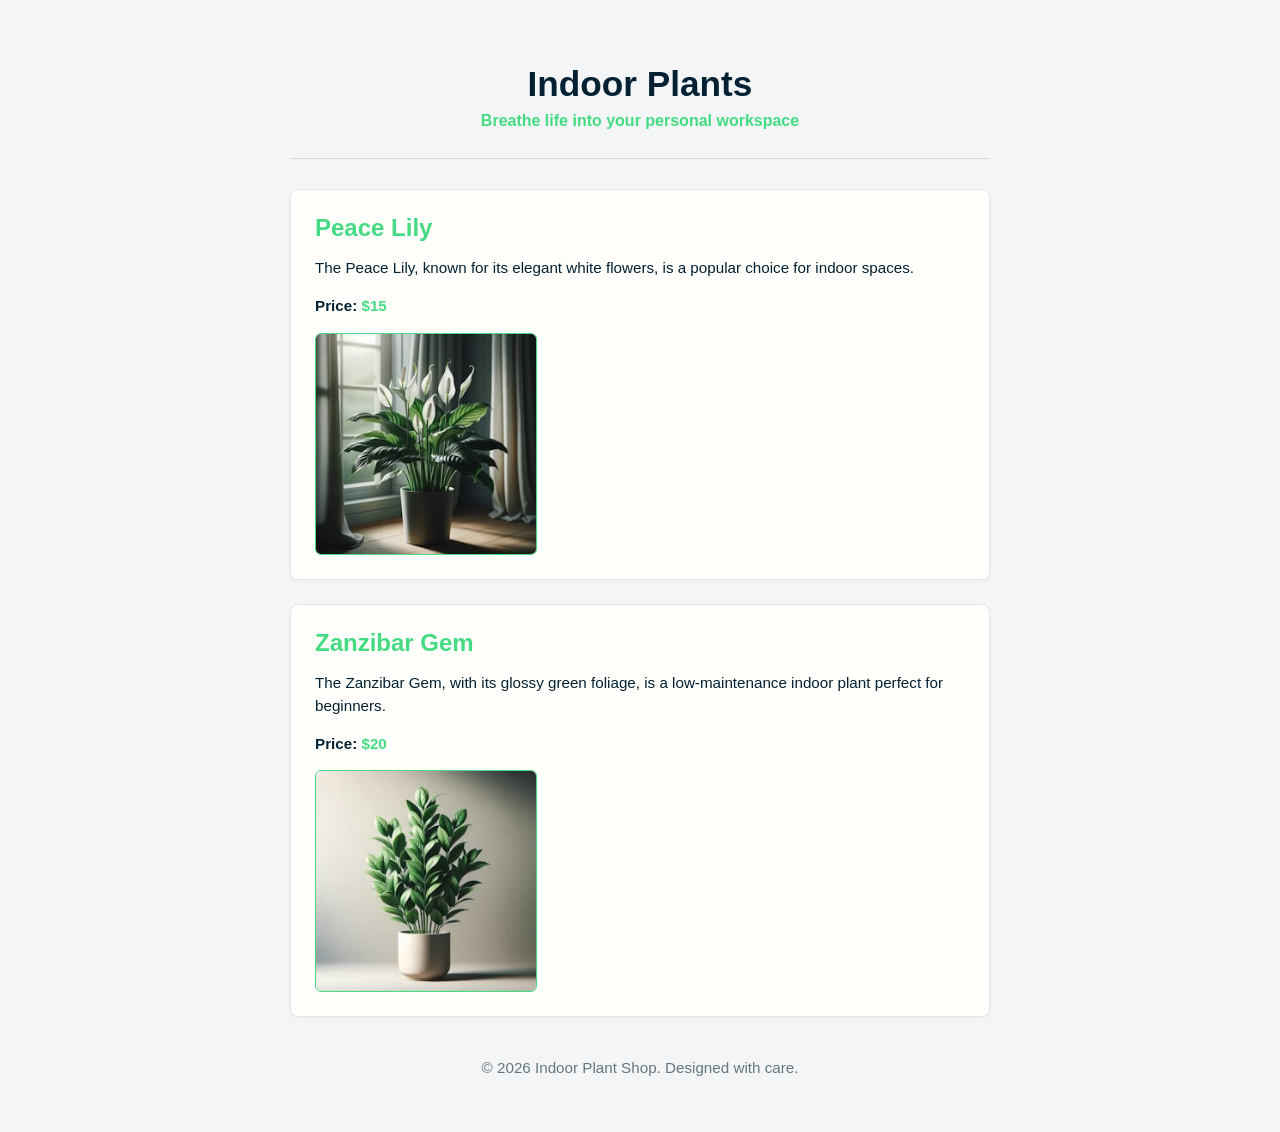
<file: 01-Flower-Shop/index.html>
<!DOCTYPE html>
<html lang="en">
<head>
  <meta charset="UTF-8">
  <meta name="viewport" content="width=device-width, initial-scale=1.0">
  <meta name="description" content="Explore a variety of indoor plants for your home or office.">
  <title>Indoor Plants</title>
  
  <style>
    /* Soft Gray Theme Styles */
    body {
      background-color: #f4f5f7; /* Soft gray to prevent eye strain */
      color: #032133;            /* Dark blue text for clear readability */
      font-family: 'Segoe UI', Tahoma, Geneva, Verdana, sans-serif;
      margin: 0;
      padding: 40px 20px;
    }

    main {
      max-width: 700px;
      margin: 0 auto;
    }

    /* Header styling */
    header {
      text-align: center;
      margin-bottom: 30px;
    }

    h1 {
      color: #032133;
      font-size: 2.2rem;
      margin-bottom: 5px;
    }

    .subtitle {
      color: #45db82; /* Accent green */
      margin: 0;
      font-size: 1rem;
      font-weight: 600;
    }

    hr {
      border: 0;
      height: 1px;
      background-color: rgba(3, 33, 51, 0.15); /* Soft dark divider line */
      margin: 25px 0;
    }

    /* Card styling */
    article {
      background-color: #fffffb; /* Soft off-white for the cards to stand out */
      border: 1px solid rgba(3, 33, 51, 0.1); 
      border-radius: 8px;
      padding: 24px;
      margin-bottom: 24px;
      box-shadow: 0 4px 6px rgba(3, 33, 51, 0.02); /* Very subtle depth shadow */
    }

    h2 {
      color: #45db82; /* Green heading */
      margin-top: 0;
      margin-bottom: 12px;
      font-size: 1.5rem;
    }

    p {
      font-size: 0.95rem;
      line-height: 1.5;
      margin-bottom: 12px;
    }

    .price-tag {
      font-weight: bold;
    }

    .price-value {
      color: #45db82; /* Accent green price */
    }

    /* Image containment */
    .plant-img {
      display: block;
      border: 1px solid #45db82; /* Clean green border around image */
      border-radius: 6px;
      margin-top: 15px;
    }

    /* Footer */
    footer {
      text-align: center;
      margin-top: 40px;
      font-size: 0.8rem;
      color: rgba(3, 33, 51, 0.6);
    }
  </style>
</head>
<body>

  <main>
    <header>
      <h1>Indoor Plants</h1>
      <p class="subtitle">Breathe life into your personal workspace</p>
      <hr>
    </header>

    <!-- Plant 1 -->
    <article>
      <h2>Peace Lily</h2>
      <p>The Peace Lily, known for its elegant white flowers, is a popular choice for indoor spaces.</p>
      <p class="price-tag">Price: <span class="price-value">$15</span></p>
      <img src="spathiphyllum-peace-lily.jpg" alt="Peace Lily" width="220" height="220" class="plant-img">
    </article>

    <!-- Plant 2 -->
    <article>
      <h2>Zanzibar Gem</h2>
      <p>The Zanzibar Gem, with its glossy green foliage, is a low-maintenance indoor plant perfect for beginners.</p>
      <p class="price-tag">Price: <span class="price-value">$20</span></p>
      <img src="zamioculcas-zanzibar-gem.jpg" alt="Zanzibar Gem" width="220" height="220" class="plant-img">
    </article>

    <footer>
      <p>&copy; 2026 Indoor Plant Shop. Designed with care.</p>
    </footer>
  </main>

</body>
</html>
</file>
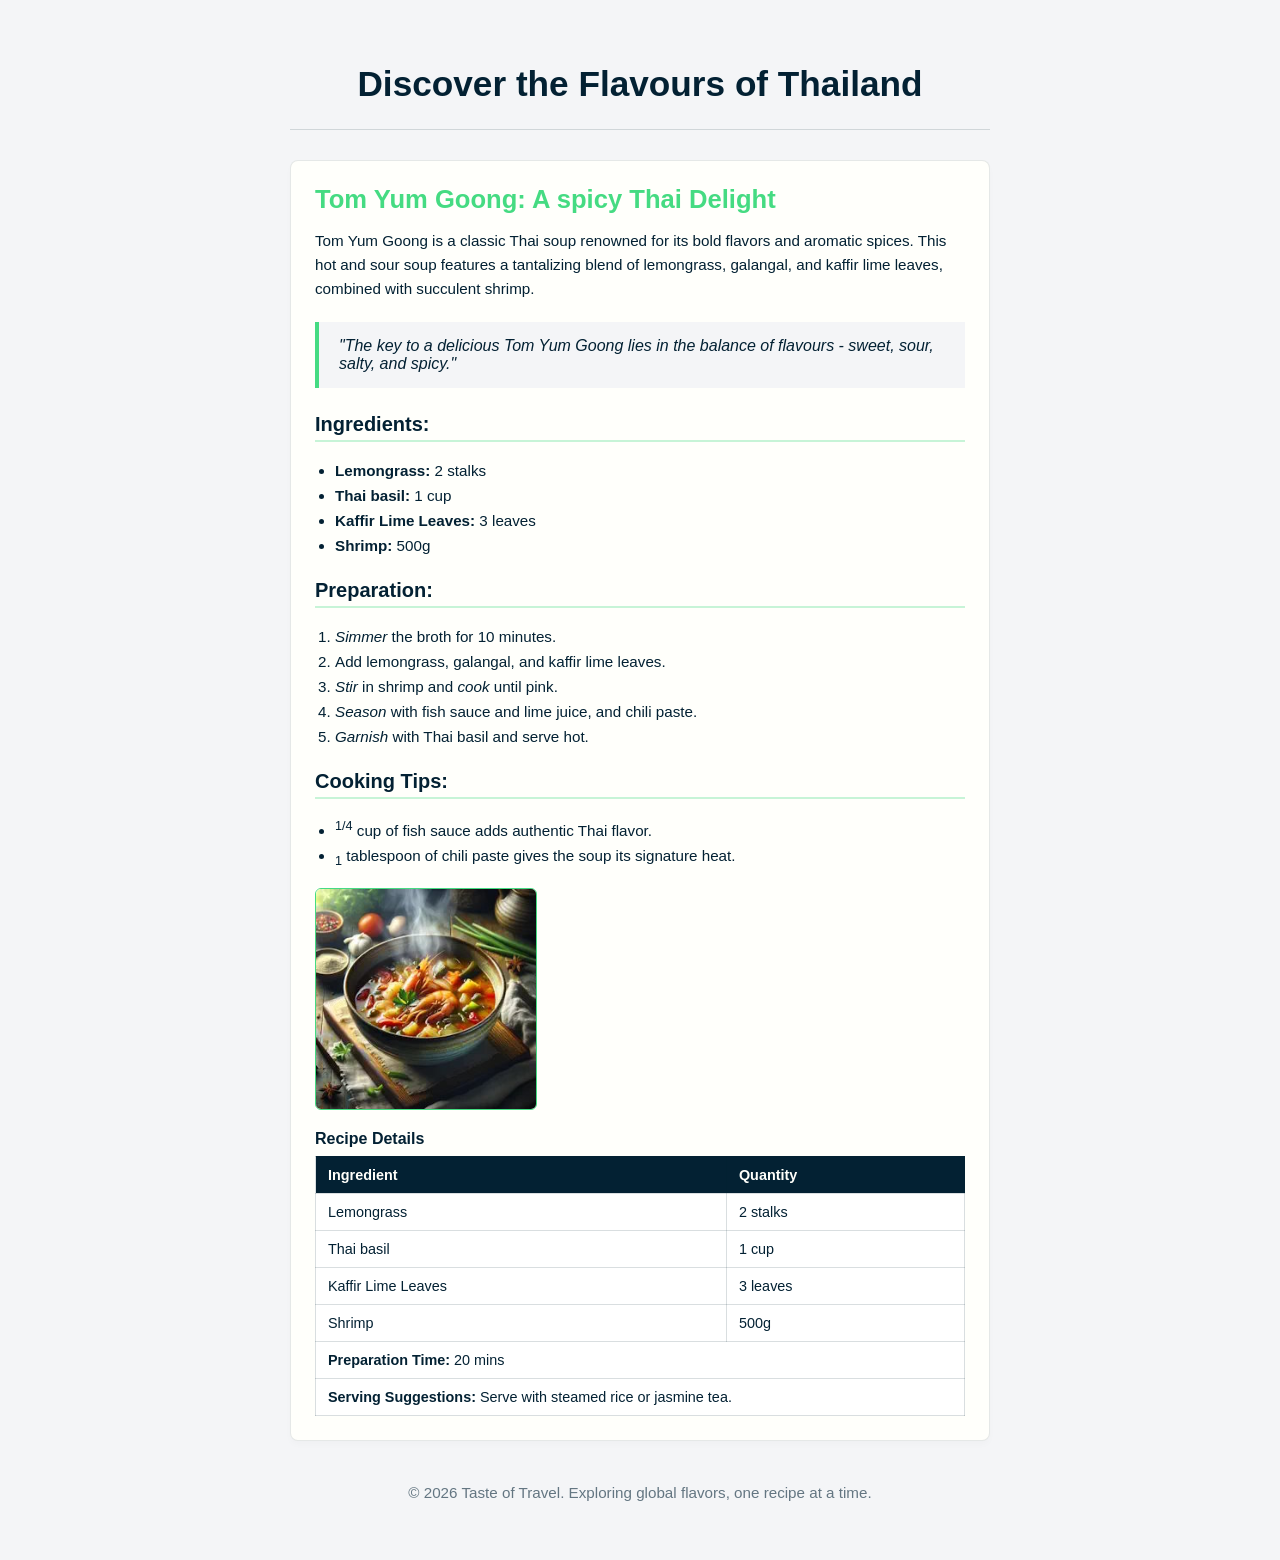
<file: 02-Culinary-Adventure/index.html>
<!DOCTYPE html>
<html lang="en">
<head>
  <meta charset="UTF-8">
  <meta name="viewport" content="width=device-width, initial-scale=1.0">
  <meta name="description" content="Embark on a culinary adventure with Taste of travel, exploring global flavors and recipes.">
  <title>Taste of Travel</title>
  
  <style>
    /* Soft Gray Theme Styles */
    body {
      background-color: #f4f5f7; /* Soft gray background to prevent eye strain */
      color: #032133;            /* Dark blue text for clear readability */
      font-family: 'Segoe UI', Tahoma, Geneva, Verdana, sans-serif;
      margin: 0;
      padding: 40px 20px;
    }

    main {
      max-width: 700px;
      margin: 0 auto;
    }

    /* Header styling */
    header {
      text-align: center;
      margin-bottom: 30px;
    }

    h1 {
      color: #032133;
      font-size: 2.2rem;
      margin-bottom: 5px;
    }

    hr {
      border: 0;
      height: 1px;
      background-color: rgba(3, 33, 51, 0.15); /* Soft dark divider line */
      margin: 25px 0;
    }

    /* Card/Article styling */
    article {
      background-color: #fffffb; /* Soft off-white for the recipe card */
      border: 1px solid rgba(3, 33, 51, 0.1); 
      border-radius: 8px;
      padding: 24px;
      margin-bottom: 24px;
      box-shadow: 0 4px 6px rgba(3, 33, 51, 0.02);
    }

    h2 {
      color: #45db82; /* Vibrant accent green for the recipe title */
      margin-top: 0;
      margin-bottom: 12px;
      font-size: 1.6rem;
    }

    h3 {
      color: #032133;
      font-size: 1.25rem;
      border-bottom: 2px solid rgba(69, 219, 130, 0.3); /* Soft green line under subheadings */
      padding-bottom: 4px;
      margin-top: 25px;
    }

    p {
      font-size: 0.95rem;
      line-height: 1.6;
      margin-bottom: 15px;
    }

    /* Blockquote styling */
    blockquote {
      background-color: #f4f5f7;
      border-left: 4px solid #45db82; /* Green accent bar */
      margin: 20px 0;
      padding: 15px 20px;
      font-style: italic;
      color: #032133;
    }

    /* List styling */
    ul, ol {
      padding-left: 20px;
      margin-bottom: 20px;
    }

    li {
      margin-bottom: 8px;
      font-size: 0.95rem;
    }

    /* Image containment (keeps it from being too big) */
    .recipe-img {
      display: block;
      border: 1px solid #45db82; /* Green border around image */
      border-radius: 6px;
      margin: 20px 0;
    }

    /* Table styling for readability */
    table {
      width: 100%;
      border-collapse: collapse;
      margin-top: 20px;
      background-color: #ffffff;
    }

    caption {
      font-weight: bold;
      text-align: left;
      margin-bottom: 8px;
      color: #032133;
    }

    th, td {
      border: 1px solid rgba(3, 33, 51, 0.15);
      padding: 10px 12px;
      text-align: left;
      font-size: 0.9rem;
    }

    th {
      background-color: #032133;
      color: #fffffb;
    }

    /* Footer */
    footer {
      text-align: center;
      margin-top: 40px;
      font-size: 0.8rem;
      color: rgba(3, 33, 51, 0.6);
    }
  </style>
</head>
<body>

  <main>
    <header>
      <h1>Discover the Flavours of Thailand</h1>
      <hr>
    </header>

    <article>
      <h2>Tom Yum Goong: A spicy Thai Delight</h2>
      
      <p>Tom Yum Goong is a classic Thai soup renowned for its bold flavors and aromatic spices. This hot and sour soup features a tantalizing blend of lemongrass, galangal, and kaffir lime leaves, combined with succulent shrimp.</p>

      <blockquote>
        "The key to a delicious Tom Yum Goong lies in the balance of flavours - sweet, sour, salty, and spicy."
      </blockquote>

      <h3>Ingredients:</h3>
      <ul>
        <li><strong>Lemongrass:</strong> 2 stalks</li>
        <li><strong>Thai basil:</strong> 1 cup</li>
        <li><strong>Kaffir Lime Leaves:</strong> 3 leaves</li>
        <li><strong>Shrimp:</strong> 500g</li>
      </ul>

      <h3>Preparation:</h3>
      <ol>
        <li><em>Simmer</em> the broth for 10 minutes.</li>
        <li>Add lemongrass, galangal, and kaffir lime leaves.</li>
        <li><em>Stir</em> in shrimp and <em>cook</em> until pink.</li>
        <li><em>Season</em> with fish sauce and lime juice, and chili paste.</li>
        <li><em>Garnish</em> with Thai basil and serve hot.</li>
      </ol>

      <h3>Cooking Tips:</h3>
      <ul>
        <li><sup>1/4</sup> cup of fish sauce adds authentic Thai flavor.</li>
        <li><sub>1</sub> tablespoon of chili paste gives the soup its signature heat.</li>
      </ul>

      <!-- Controlled Image size matching the first page layout -->
      <img src="thai-soup.jpg" alt="Tom Yum Goong" width="220" height="220" class="recipe-img">

      <table>
        <caption>Recipe Details</caption>
        <thead>
          <tr>
            <th>Ingredient</th>
            <th>Quantity</th>
          </tr>
        </thead>
        <tbody>
          <tr>
            <td>Lemongrass</td>
            <td>2 stalks</td>
          </tr>
          <tr>
            <td>Thai basil</td>
            <td>1 cup</td>
          </tr>
          <tr>
            <td>Kaffir Lime Leaves</td>
            <td>3 leaves</td>
          </tr>
          <tr>
            <td>Shrimp</td>
            <td>500g</td>
          </tr>
          <tr>
            <td colspan="2"><strong>Preparation Time:</strong> 20 mins</td>
          </tr>
          <tr>
            <td colspan="2"><strong>Serving Suggestions:</strong> Serve with steamed rice or jasmine tea.</td>
          </tr>
        </tbody>
      </table>
    </article>

    <footer>
      <p>&copy; 2026 Taste of Travel. Exploring global flavors, one recipe at a time.</p>
    </footer>
  </main>

</body>
</html>
</file>
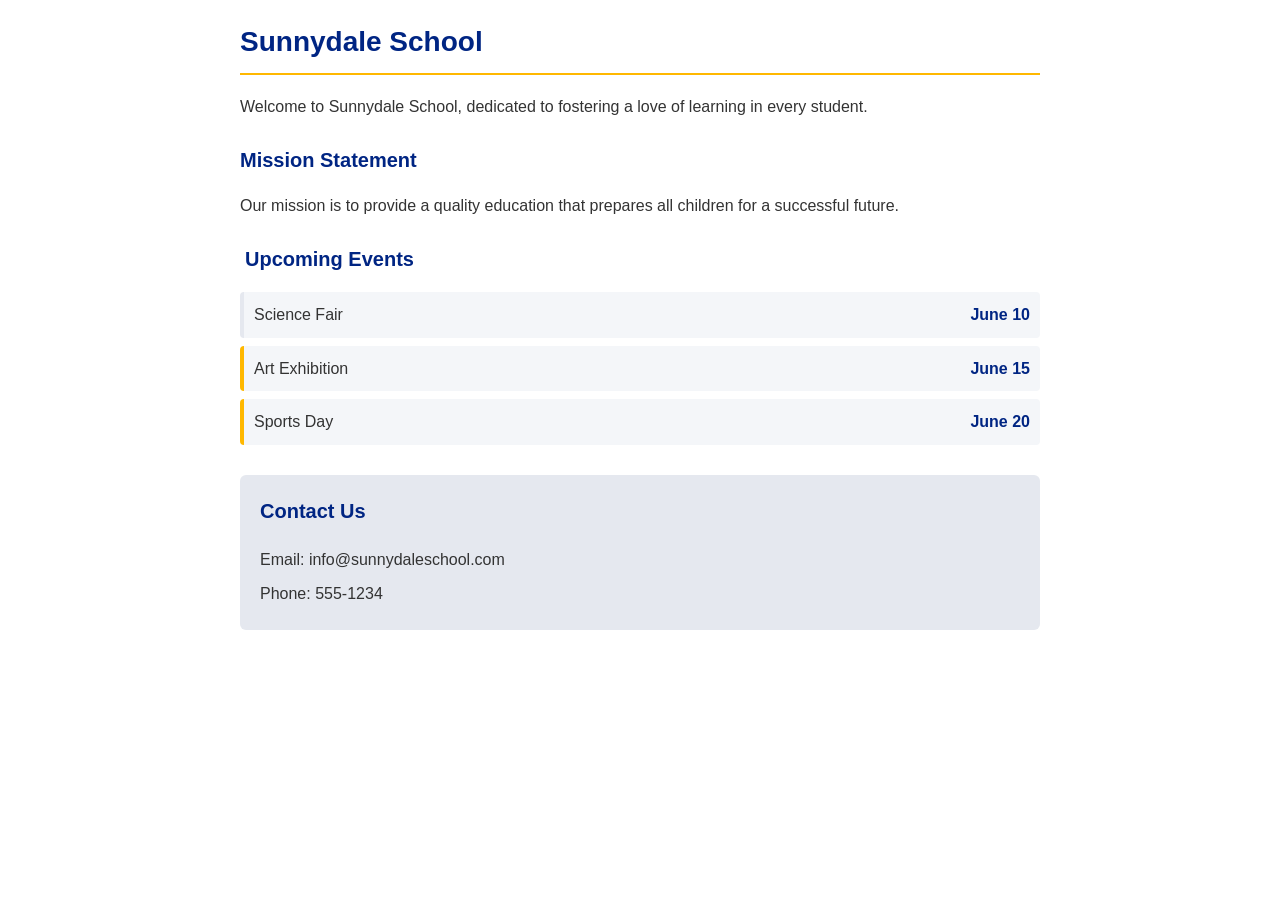
<file: 04-sunnydale-school/index.html>
<!DOCTYPE html>
<html lang="en">
<head>
    <meta charset="UTF-8">
    <title>Sunnydale School</title>
    <style>
        /* Modernized Base Fonts & Variables */
        body {
            font-family: 'Arial', sans-serif;
            color: #333333;
            line-height: 1.6;
            max-width: 800px;
            margin: 20px auto;
            padding: 0 15px;
        }
        
        /* Unified School Identity Colors (Deep Blue) */
        h1 {
            font-size: 28px;
            font-weight: bold;
            color: #002583;
            border-bottom: 2px solid #ffb800;
            padding-bottom: 8px;
        }

        /* Cohesive Headings: Consistent color, lighter font weight */
        h2 {
            font-size: 20px;
            color: #002583;
            margin-top: 25px;
            font-weight: 600;
        }

        /* Subtle Section Accents instead of bright neon backgrounds */
        #upcoming-events {
            padding-left: 5px;
        }

        ul {
            list-style-type: none;
            padding: 0;
        }

        li {
            padding: 10px;
            margin-bottom: 8px;
            background-color: #f4f6f9;
            border-left: 4px solid #e5e8ef;
            border-radius: 4px;
        }

        /* Visual distinction for outdoor events using a golden accent line */
        li.outdoor {
            border-left-color: #ffb800;
        }

        /* Styled inline highlights cleanly without neon red text */
        .event-date {
            font-weight: bold;
            color: #002583;
            float: right;
        }

        /* Clean, structural contact card using light gray-white backgrounds */
        .section {
            background-color: #e5e8ef;
            padding: 20px;
            border-radius: 6px;
            margin-top: 30px;
        }

        .section h2 {
            margin-top: 0;
        }
        
        .interactive-info {
            cursor: pointer;
            padding: 4px 0;
            display: inline-block;
        }
    </style>
</head>
<body>
    <h1>Sunnydale School</h1>
    <p>Welcome to Sunnydale School, dedicated to fostering a love of learning in every student.</p>
    
    <h2>Mission Statement</h2>
    <p>Our mission is to provide a quality education that prepares all children for a successful future.</p>
    
    <h2 id="upcoming-events">Upcoming Events</h2>
    <ul>
        <li data-event-type="indoor" title="Event Type: Indoor">
            Science Fair <span class="event-date">June 10</span>
        </li>
        <li class="outdoor" data-event-type="outdoor" title="Event Type: Outdoor">
            Art Exhibition <span class="event-date">June 15</span>
        </li>
        <li class="outdoor" data-event-type="outdoor" title="Event Type: Outdoor">
            Sports Day <span class="event-date">June 20</span>
        </li>
    </ul>
    
    <div class="section">
        <h2>Contact Us</h2>
        <div class="interactive-info" title="Click to copy email">Email: info@sunnydaleschool.com</div><br>
        <div class="interactive-info" title="Click to copy phone number">Phone: 555-1234</div>
        <!-- Imagine clicking here shows a message: 'Thanks for reaching out!' -->
    </div>
</body>
</html>
</file>
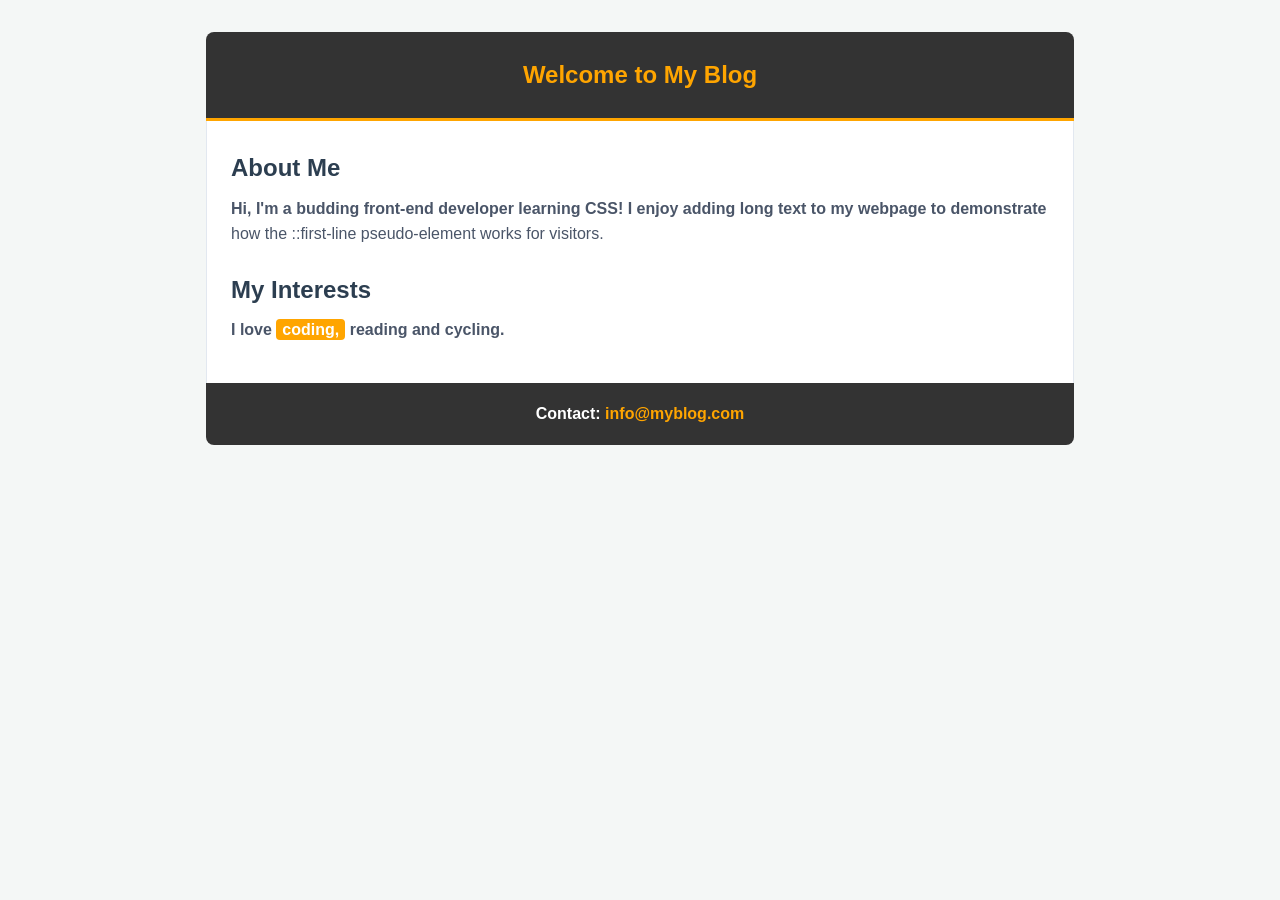
<file: 06-My-Blog/index.html>
<!DOCTYPE html>
<html lang="en">
<head>
  <meta charset="UTF-8">
  <meta name="viewport" content="width=device-width, initial-scale=1.0">
  <title>My Personal Blog</title>
  <link rel="stylesheet" href="css/styles.css">
</head>
<body>

  <header id="header">
    <h1>Welcome to My Blog</h1>
  </header>

  <main>
    <section>
      <h2>About Me</h2>
      <p>Hi, I'm a budding front-end developer learning CSS! I enjoy adding long text to my webpage to demonstrate how the ::first-line pseudo-element works for visitors.</p>
    </section>
    <section>
      <h2>My Interests</h2>
      <p>I love <span class="highlight">coding,</span> reading and cycling.</p>
    </section>
  </main>

  <footer>
    <p>Contact: <a href="mailto:info@myblog.com">info@myblog.com</a></p>
  </footer>
  
</body>
</html>
</file>
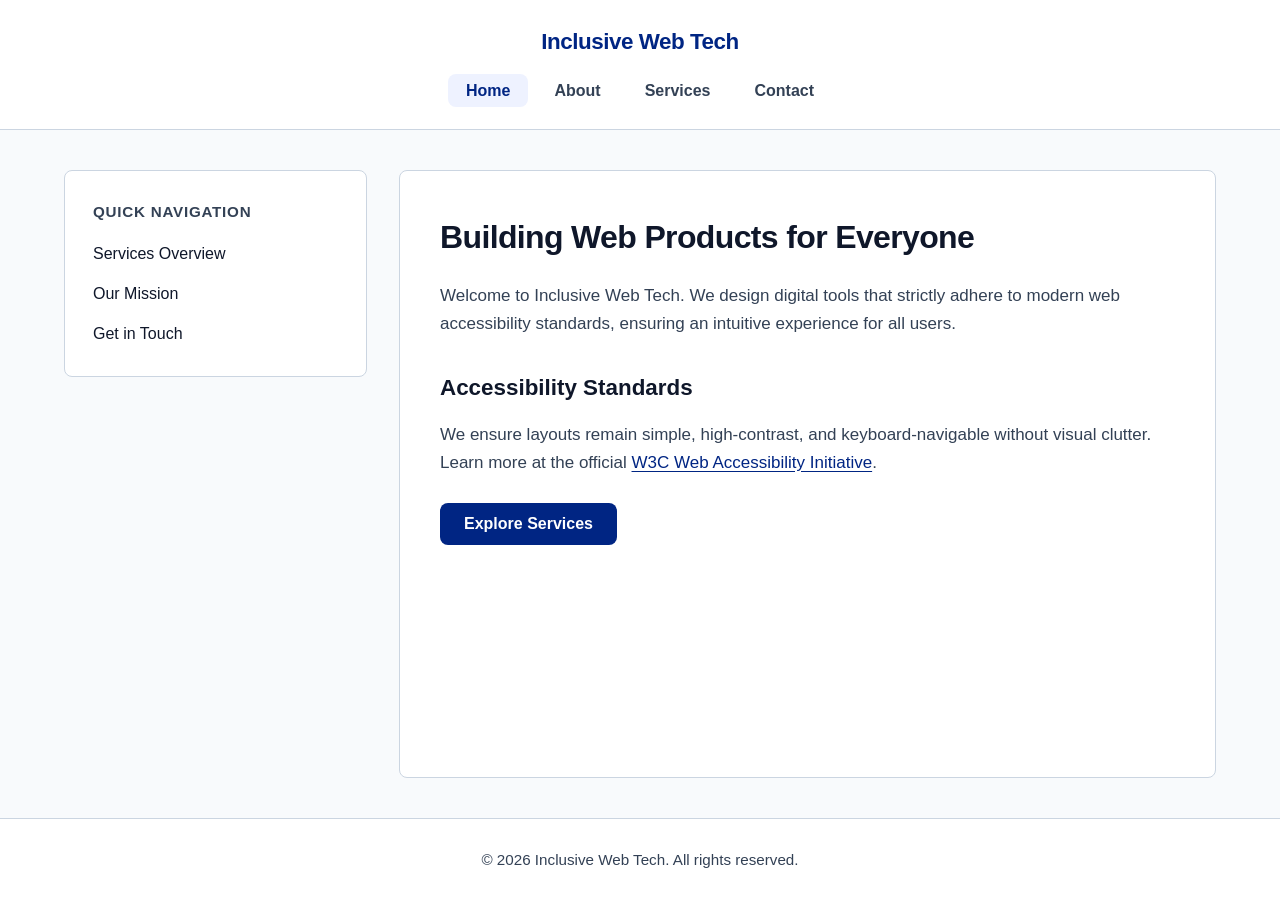
<file: 07-Web-Tech/index.html>
<!DOCTYPE html>
<html lang="en">
<head>
    <meta charset="UTF-8">
    <meta name="viewport" content="width=device-width, initial-scale=1.0">
    <title>Home — Inclusive Web Tech</title>
    <link rel="stylesheet" href="styles.css">
</head>
<body>

    <header>
        <div class="header-container">
            <span class="site-title">Inclusive Web Tech</span>
            <nav aria-label="Main Navigation">
                <span id="menu-label" class="screen-reader-text">Main Navigation Menu</span>
                <ul role="menubar" aria-labelledby="menu-label">
                    <li><a href="index.html" class="active" aria-current="page">Home</a></li>
                    <li><a href="about.html">About</a></li>
                    <li><a href="services.html">Services</a></li>
                    <li><a href="contact.html">Contact</a></li>
                </ul>
            </nav>
        </div>
    </header>

    <div class="container">
        
        <aside class="sidebar">
            <h2>Quick Navigation</h2>
            <ul>
                <li><a href="services.html">Services Overview</a></li>
                <li><a href="about.html">Our Mission</a></li>
                <li><a href="contact.html">Get in Touch</a></li>
            </ul>
        </aside>

        <main class="main-content">
            <h1>Building Web Products for Everyone</h1>
            <p>Welcome to Inclusive Web Tech. We design digital tools that strictly adhere to modern web accessibility standards, ensuring an intuitive experience for all users.</p>
            
            <h2>Accessibility Standards</h2>
            <p>We ensure layouts remain simple, high-contrast, and keyboard-navigable without visual clutter. Learn more at the official <a href="https://www.w3.org/WAI/" target="_blank" rel="noopener noreferrer">W3C Web Accessibility Initiative</a>.</p>
            
            <span id="btn-desc" class="screen-reader-text">Navigates to services list page</span>
            <button type="button" class="action-btn" aria-labelledby="btn-desc" onclick="location.href='services.html'">
                Explore Services
            </button>
        </main>
        
    </div>

    <footer>
        <p>&copy; 2026 Inclusive Web Tech. All rights reserved.</p>
    </footer>

</body>
</html>
</file>
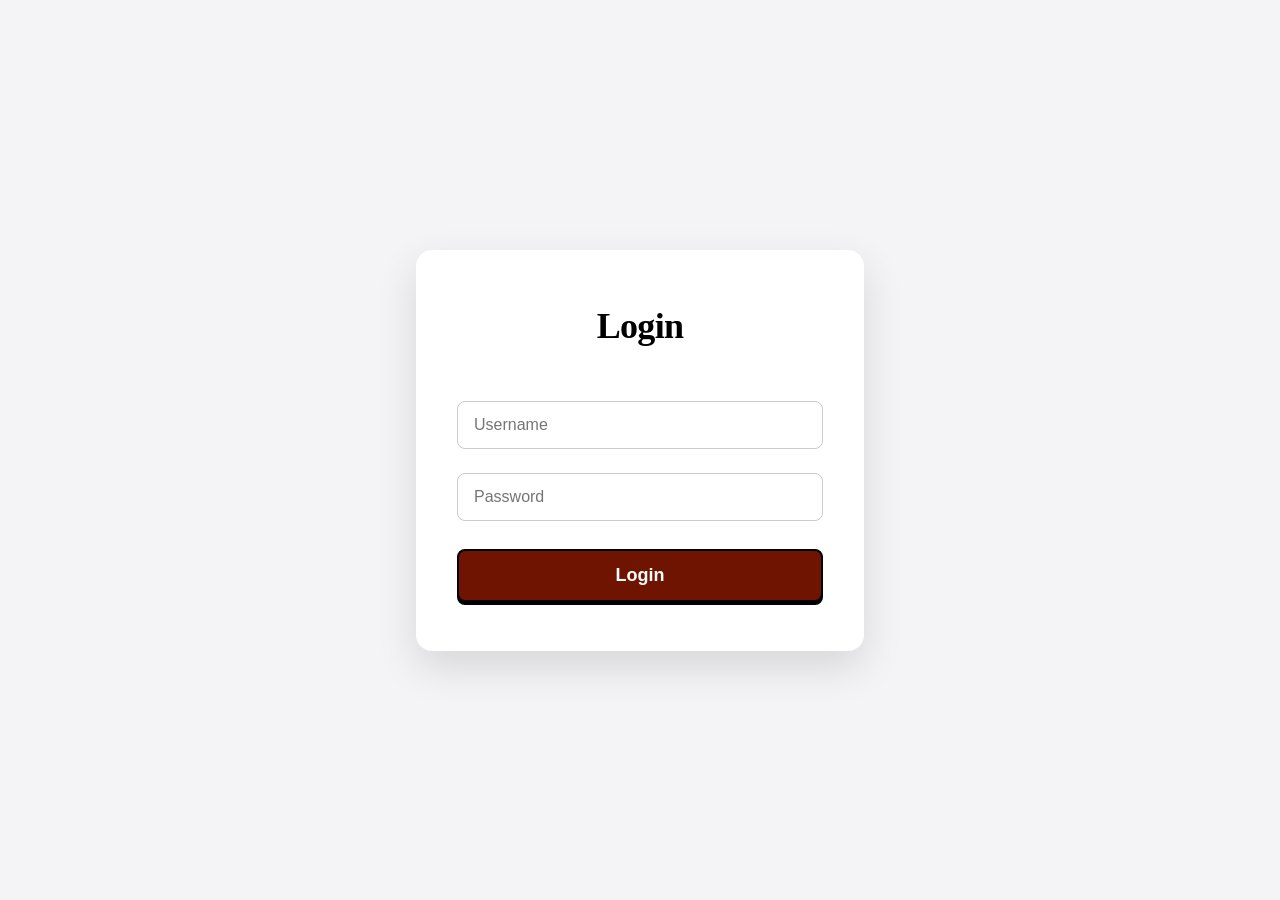
<file: 09-Login/index.html>
<!DOCTYPE html>
<html lang="en">
<head>
  <meta charset="UTF-8">
  <meta name="viewport" content="width=device-width, initial-scale=1.0">
  <meta name="description" content="Secure login portal to access your account dashboard.">
  <title>Login - Account Portal</title>
  <link rel="stylesheet" href="style.css">
</head>
<body>
  <main class="page-wrapper">
    <!-- Card component will be inserted here -->
     <section class="login-card" aria-labelledby="login-heading">
  <h1 id="login-heading" class="login-card__title">Login</h1>
  
  <form class="login-card__form" action="#" method="POST" novalidate>
    <div class="form-group">
      <label for="username" class="visually-hidden">Username</label>
      <input 
        type="text" 
        id="username" 
        name="username" 
        class="form-group__input" 
        placeholder="Username" 
        required 
        autocomplete="username"
        aria-required="true"
      >
    </div>

    <div class="form-group">
      <label for="password" class="visually-hidden">Password</label>
      <input 
        type="password" 
        id="password" 
        name="password" 
        class="form-group__input" 
        placeholder="Password" 
        required 
        autocomplete="current-password"
        aria-required="true"
      >
    </div>

    <button type="submit" class="login-card__btn">Login</button>
  </form>
</section>
  </main>
</body>
</html>
</file>
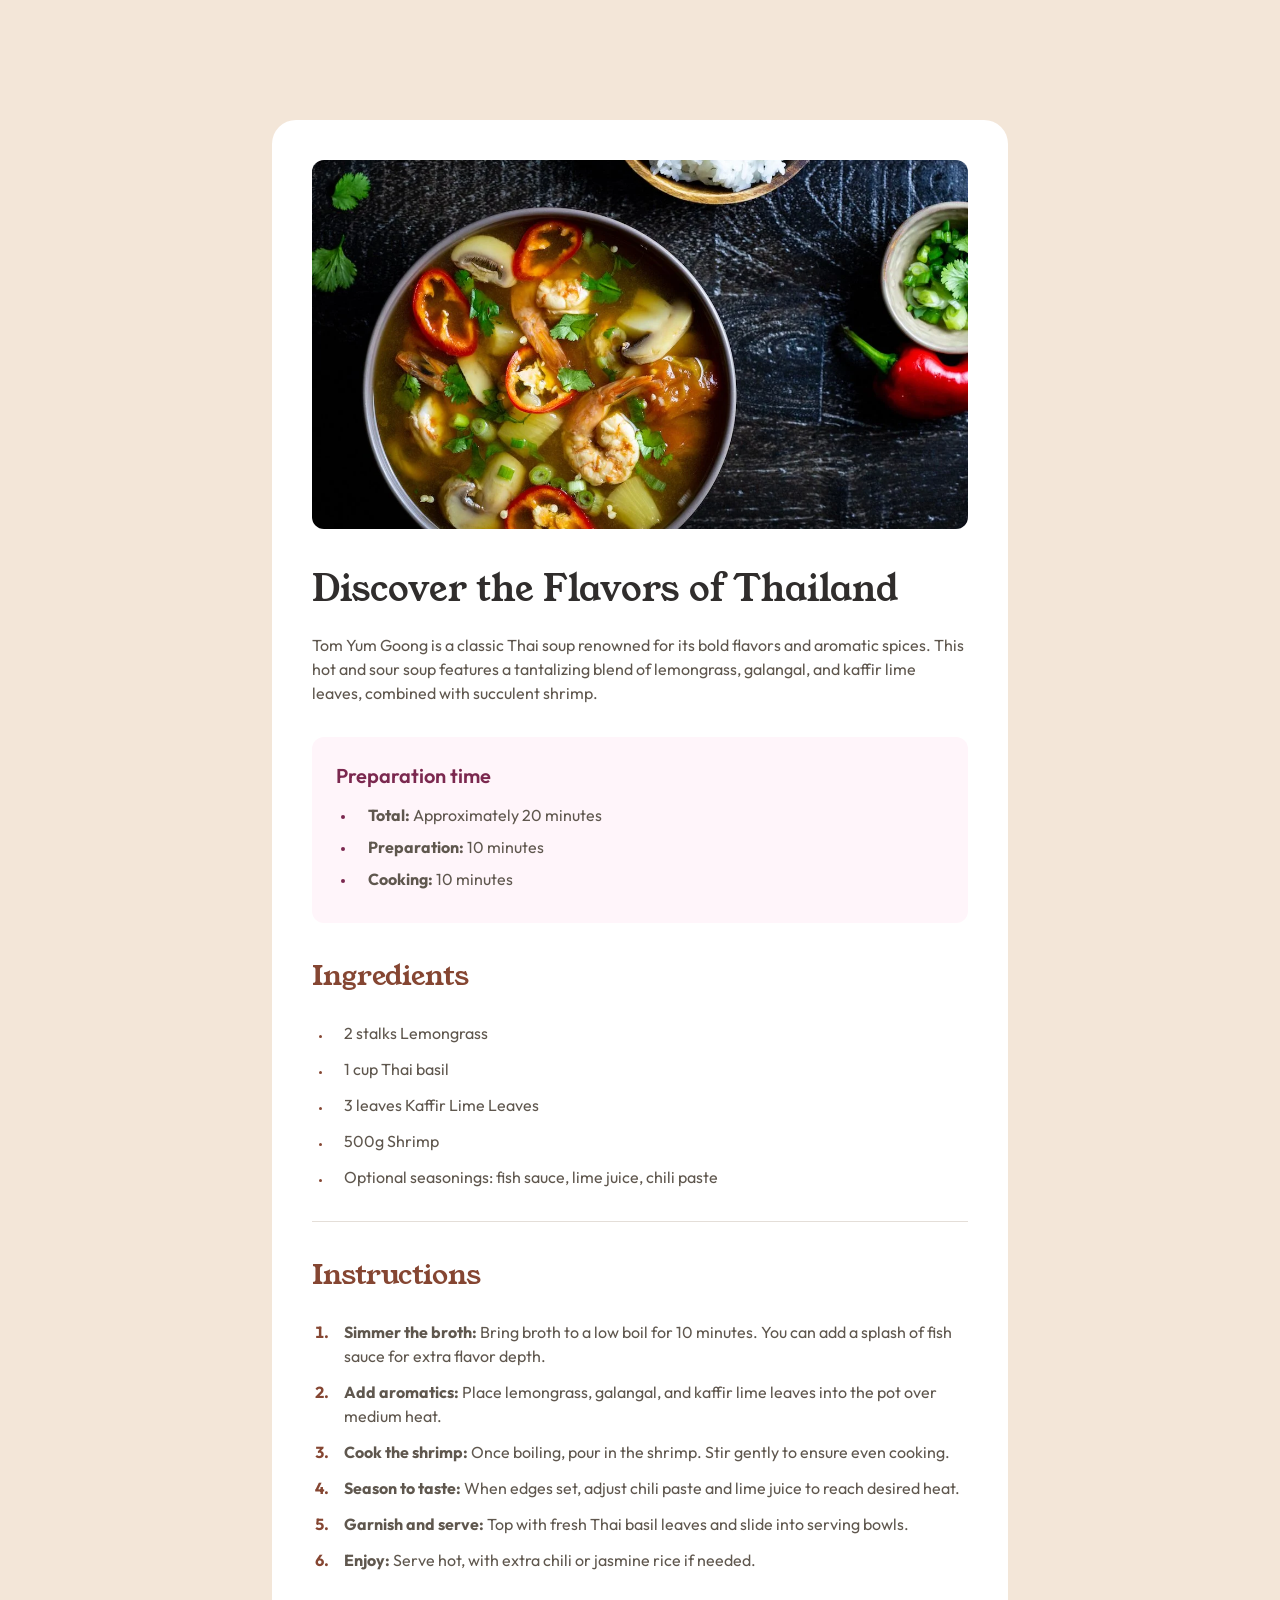
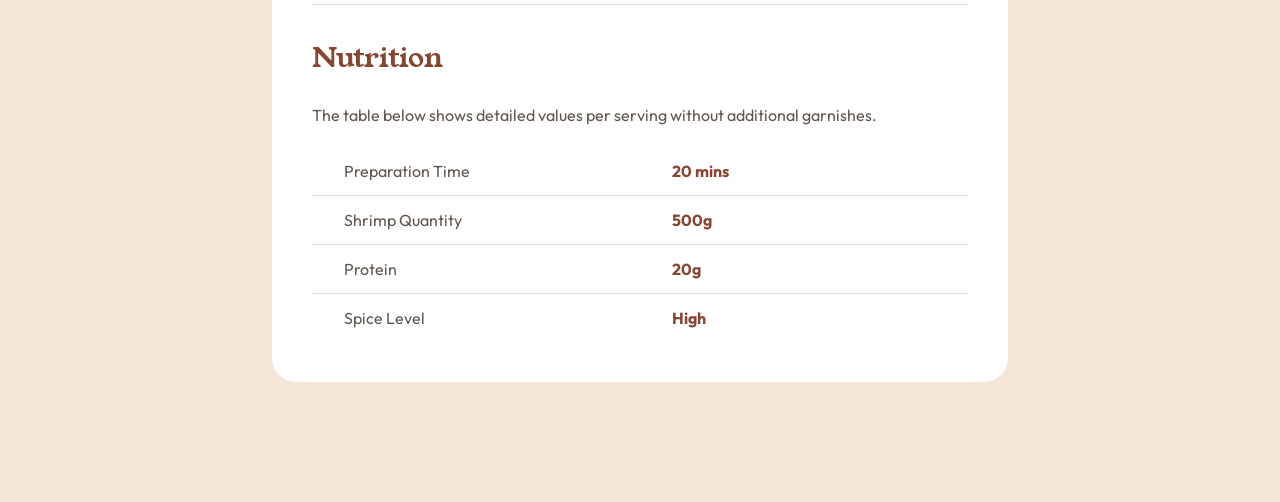
<file: 10-Recipe/index.html>
<!DOCTYPE html>
<html lang="en">

<head>
  <meta charset="UTF-8">
  <meta name="viewport" content="width=device-width, initial-scale=1.0">
  <title>Taste of Travel - Tom Yum Goong</title>
  <meta name="description"
    content="Embark on a culinary adventure with Taste of Travel, exploring global flavors and recipes.">

  <!-- Google Fonts -->
  <link rel="preconnect" href="https://fonts.googleapis.com">
  <link rel="preconnect" href="https://fonts.gstatic.com" crossorigin>
  <link href="https://fonts.googleapis.com/css2?family=Young+Serif&family=Outfit:wght@400;600;700&display=swap"
    rel="stylesheet">

  <!-- External Stylesheet -->
  <link rel="stylesheet" href="styles.css">
</head>

<body>

  <main class="recipe-card">
    <img src="assets/images/thai_soup.webp" alt="Tom Yum Goong" class="recipe-image">

    <div class="card-content">
      <h1>Discover the Flavors of Thailand</h1>
      <p class="intro-text">Tom Yum Goong is a classic Thai soup renowned for its bold flavors and aromatic spices. This
        hot and sour soup features a tantalizing blend of lemongrass, galangal, and kaffir lime leaves, combined with
        succulent shrimp.</p>

      <!-- Preparation Time Box -->
      <div class="prep-time">
        <h3>Preparation time</h3>
        <ul>
          <li><strong>Total:</strong> Approximately 20 minutes</li>
          <li><strong>Preparation:</strong> 10 minutes</li>
          <li><strong>Cooking:</strong> 10 minutes</li>
        </ul>
      </div>

      <!-- Ingredients Section -->
      <h2>Ingredients</h2>
      <ul class="ingredients-list">
        <li>2 stalks Lemongrass</li>
        <li>1 cup Thai basil</li>
        <li>3 leaves Kaffir Lime Leaves</li>
        <li>500g Shrimp</li>
        <li>Optional seasonings: fish sauce, lime juice, chili paste</li>
      </ul>

      <hr>

      <!-- Instructions Section -->
      <h2>Instructions</h2>
      <ol class="instructions-list">
        <li><strong>Simmer the broth:</strong> Bring broth to a low boil for 10 minutes. You can add a splash of fish
          sauce for extra flavor depth.</li>
        <li><strong>Add aromatics:</strong> Place lemongrass, galangal, and kaffir lime leaves into the pot over medium
          heat.</li>
        <li><strong>Cook the shrimp:</strong> Once boiling, pour in the shrimp. Stir gently to ensure even cooking.</li>
        <li><strong>Season to taste:</strong> When edges set, adjust chili paste and lime juice to reach desired heat.
        </li>
        <li><strong>Garnish and serve:</strong> Top with fresh Thai basil leaves and slide into serving bowls.</li>
        <li><strong>Enjoy:</strong> Serve hot, with extra chili or jasmine rice if needed.</li>
      </ol>

      <hr>

      <!-- Nutrition / Details Table -->
      <h2>Nutrition</h2>
      <p class="table-description">The table below shows detailed values per serving without additional garnishes.</p>

      <table class="nutrition-table">
        <tbody>
          <tr>
            <td>Preparation Time</td>
            <td>20 mins</td>
          </tr>
          <tr>
            <td>Shrimp Quantity</td>
            <td>500g</td>
          </tr>
          <tr>
            <td>Protein</td>
            <td>20g</td>
          </tr>
          <tr>
            <td>Spice Level</td>
            <td>High</td>
          </tr>
        </tbody>
      </table>
    </div>
  </main>

</body>

</html>
</file>
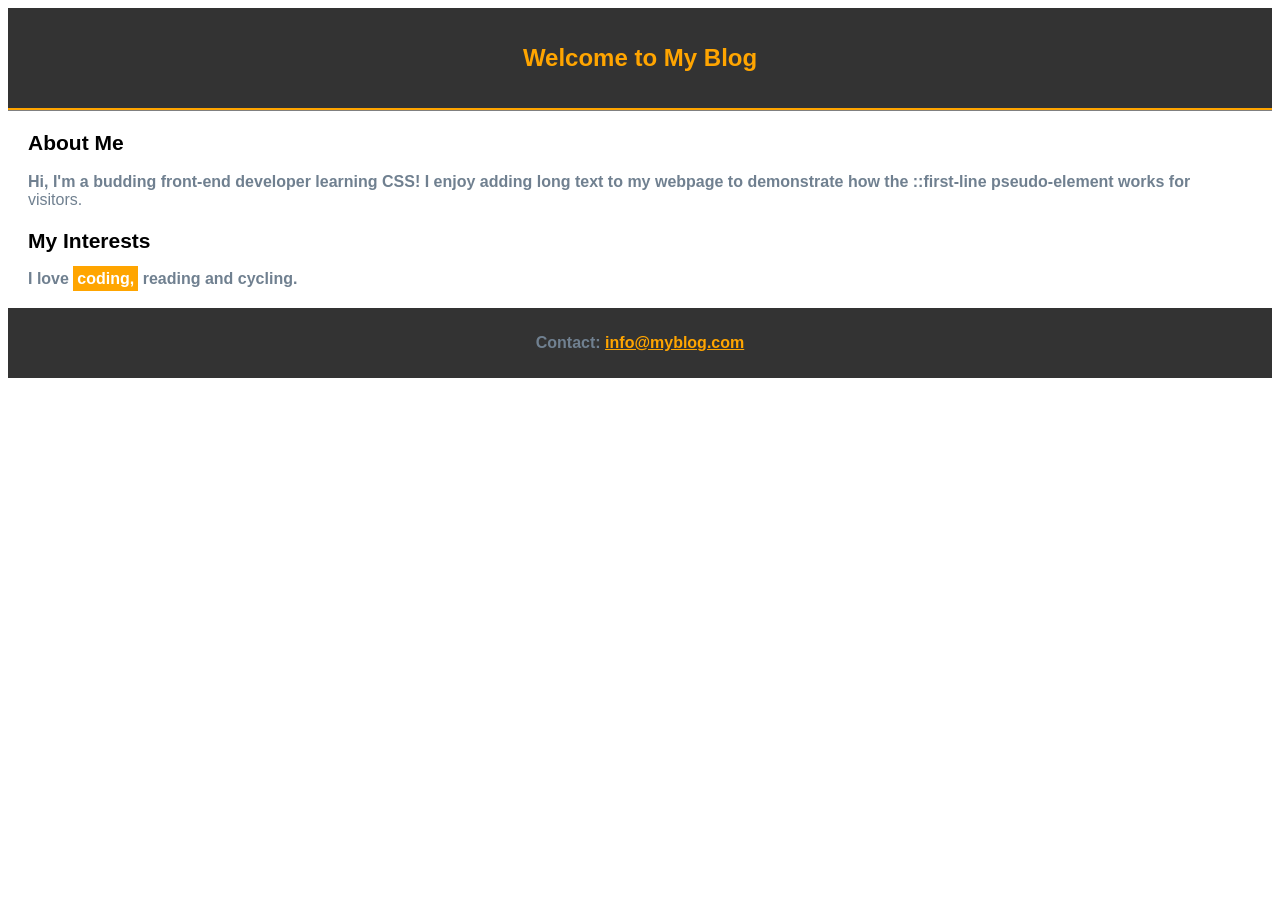
<file: my-blog/index.html>
<!DOCTYPE html>
<html lang="en">
<head>
  <meta charset="UTF-8">
  <meta name="viewport" content="width=device-width, initial-scale=1.0">
  <title>My Personall Blog</title>
  <link rel="stylesheet" href="css/styles.css">

  <!-- Inline styles (highest specificity) -->
  <style>
    p {
      color: slategray;
      font-size: 16px;
    }
  </style>
</head>
<body>

  <header id="header">
    <h1 style="color: blue; font-size: 24px;">Welcome to My Blog</h1>
  </header>

  <main>
    <section>
      <h2>About Me</h2>
      <p>Hi, I'm a budding front-end developer learning CSS! I enjoy adding long text to my webpage to demonstrate how the ::first-line pseudo-element works for visitors.</p>
    </section>
    <section>
      <h2>My Interests</h2>
      <p>I love <span class="highlight">coding,</span> reading and cycling.</p>
    </section>
  </main>

  <footer>
    <p>Contact: <a href="mailto:" target="_blank">info@myblog.com</a></p>
  </footer>
  
</body>
</html>
</file>
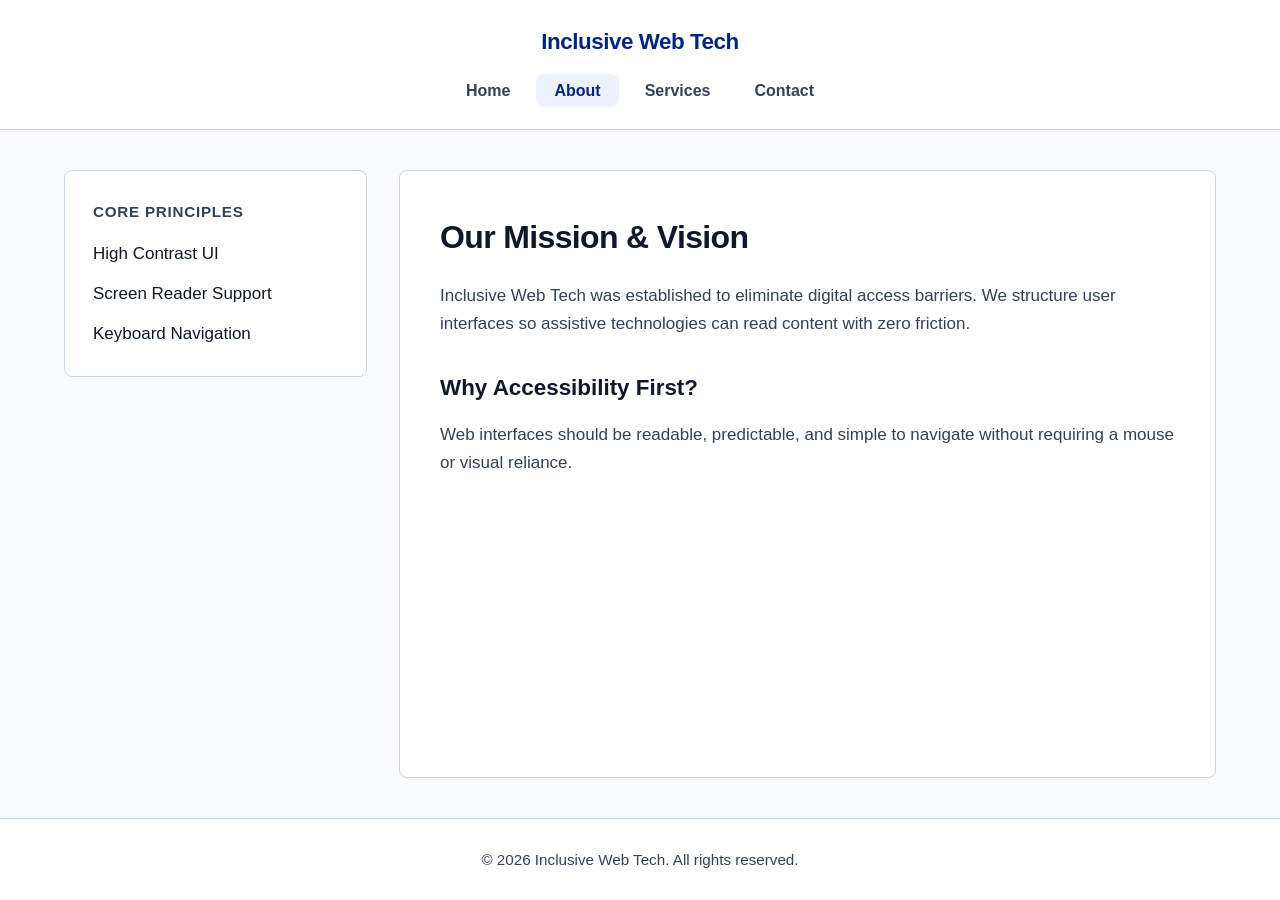
<file: 07-Web-Tech/about.html>
<!DOCTYPE html>
<html lang="en">
<head>
    <meta charset="UTF-8">
    <meta name="viewport" content="width=device-width, initial-scale=1.0">
    <title>About Us — Inclusive Web Tech</title>
    <link rel="stylesheet" href="styles.css">
</head>
<body>

    <header>
        <div class="header-container">
            <span class="site-title">Inclusive Web Tech</span>
            <nav aria-label="Main Navigation">
                <span id="menu-label" class="screen-reader-text">Main Navigation Menu</span>
                <ul role="menubar" aria-labelledby="menu-label">
                    <li><a href="index.html">Home</a></li>
                    <li><a href="about.html" class="active" aria-current="page">About</a></li>
                    <li><a href="services.html">Services</a></li>
                    <li><a href="contact.html">Contact</a></li>
                </ul>
            </nav>
        </div>
    </header>

    <div class="container">
        
        <aside class="sidebar">
            <h2>Core Principles</h2>
            <ul>
                <li>High Contrast UI</li>
                <li>Screen Reader Support</li>
                <li>Keyboard Navigation</li>
            </ul>
        </aside>

        <main class="main-content">
            <h1>Our Mission & Vision</h1>
            <p>Inclusive Web Tech was established to eliminate digital access barriers. We structure user interfaces so assistive technologies can read content with zero friction.</p>

            <h2>Why Accessibility First?</h2>
            <p>Web interfaces should be readable, predictable, and simple to navigate without requiring a mouse or visual reliance.</p>
        </main>
        
    </div>

    <footer>
        <p>&copy; 2026 Inclusive Web Tech. All rights reserved.</p>
    </footer>

</body>
</html>
</file>
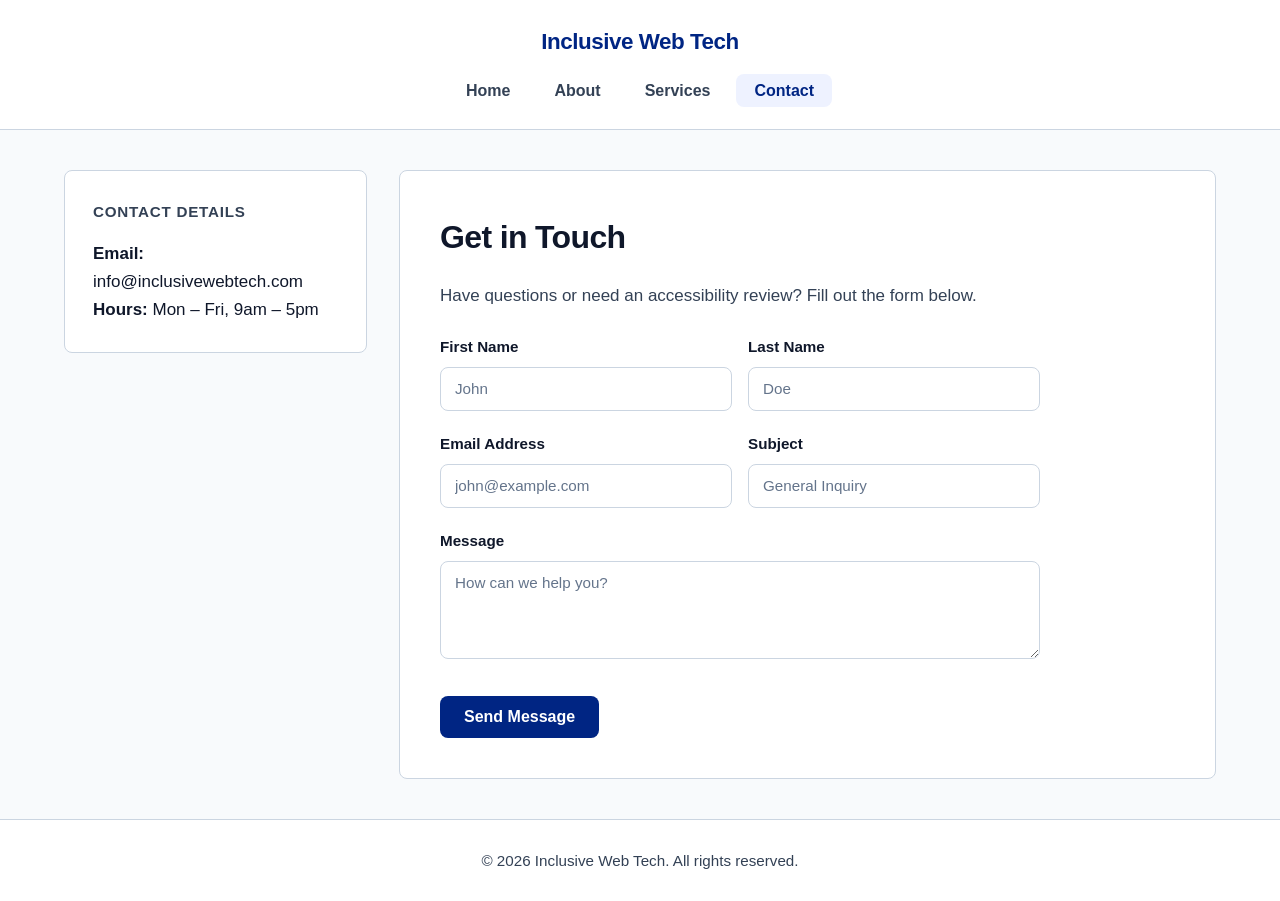
<file: 07-Web-Tech/contact.html>
<!DOCTYPE html>
<html lang="en">
<head>
    <meta charset="UTF-8">
    <meta name="viewport" content="width=device-width, initial-scale=1.0">
    <title>Contact — Inclusive Web Tech</title>
    <link rel="stylesheet" href="styles.css">
</head>
<body>

    <header>
        <div class="header-container">
            <span class="site-title">Inclusive Web Tech</span>
            <nav aria-label="Main Navigation">
                <span id="menu-label" class="screen-reader-text">Main Navigation Menu</span>
                <ul role="menubar" aria-labelledby="menu-label">
                    <li><a href="index.html">Home</a></li>
                    <li><a href="about.html">About</a></li>
                    <li><a href="services.html">Services</a></li>
                    <li><a href="contact.html" class="active" aria-current="page">Contact</a></li>
                </ul>
            </nav>
        </div>
    </header>

    <div class="container">
        
        <aside class="sidebar">
            <h2>Contact Details</h2>
            <p><strong>Email:</strong> info@inclusivewebtech.com</p>
            <p><strong>Hours:</strong> Mon – Fri, 9am – 5pm</p>
        </aside>

        <main class="main-content">
            <h1>Get in Touch</h1>
            <p>Have questions or need an accessibility review? Fill out the form below.</p>

            <form class="contact-form">
                <!-- Row 1: First Name & Last Name -->
                <div class="form-row">
                    <div class="form-group">
                        <label for="first-name">First Name</label>
                        <input type="text" id="first-name" name="first_name" placeholder="John" required>
                    </div>

                    <div class="form-group">
                        <label for="last-name">Last Name</label>
                        <input type="text" id="last-name" name="last_name" placeholder="Doe" required>
                    </div>
                </div>

                <!-- Row 2: Email & Subject paired for balanced 2-column symmetry -->
                <div class="form-row">
                    <div class="form-group">
                        <label for="user-email">Email Address</label>
                        <input type="email" id="user-email" name="email" placeholder="john@example.com" required>
                    </div>

                    <div class="form-group">
                        <label for="subject">Subject</label>
                        <input type="text" id="subject" name="subject" placeholder="General Inquiry" required>
                    </div>
                </div>

                <!-- Row 3: Message Textarea -->
                <div class="form-group full-width">
                    <label for="user-message">Message</label>
                    <textarea id="user-message" name="message" rows="4" placeholder="How can we help you?" required></textarea>
                </div>

                <span id="submit-desc" class="screen-reader-text">Submits your contact inquiry</span>
                <button type="submit" class="action-btn" aria-labelledby="submit-desc">Send Message</button>
            </form>
        </main>
        
    </div>

    <footer>
        <p>&copy; 2026 Inclusive Web Tech. All rights reserved.</p>
    </footer>

</body>
</html>
</file>
<file: 06-My-Blog/css/styles.css>
/* ==========================================================================
   1. BASE & RESET STYLES
   ========================================================================== */
* {
  box-sizing: border-box;
  margin: 0;
  padding: 0;
}

body {
  font-family: Arial, sans-serif;
  font-size: 16px;
  line-height: 1.6;
  color: #2c3e50;
  background-color: #f4f7f6;

  /* Constrain webpage max width and center it */
  max-width: 900px;
  margin: 2rem auto;
  padding: 0 1rem;
}

/* ==========================================================================
   2. TYPOGRAPHY
   ========================================================================== */
h1 {
  color: #ffa500; /* Matched orange accent */
  font-size: 24px;
}

h2 {
  color: #2c3e50;
  margin-bottom: 8px;
}

p {
  color: #4a5568;
  font-size: 16px;
  margin-bottom: 12px;
}

/* Pseudo-element selector */
p::first-line {
  font-weight: bold;
}

/* ==========================================================================
   3. LAYOUT & STRUCTURE
   ========================================================================== */
#header {
  background-color: #333333;
  padding: 24px 20px;
  text-align: center;
  border-bottom: 3px solid #ffa500; /* Matching orange border */
  border-radius: 8px 8px 0 0; /* Rounded top corners */
}

/* Combinator selector */
header + main {
  background-color: #ffffff;
  padding: 28px 24px;
  border-left: 1px solid #e2e8f0;
  border-right: 1px solid #e2e8f0;
}

section {
  margin-bottom: 24px;
}

section:last-child {
  margin-bottom: 0;
}

footer {
  background-color: #333333;
  padding: 18px 20px;
  text-align: center;
  color: #ffffff;
  border-radius: 0 0 8px 8px; /* Rounded bottom corners */
}

/* Ensure footer paragraph text stays light */
footer p {
  color: #ffffff;
  margin-bottom: 0;
}

/* ==========================================================================
   4. COMPONENTS & LINKS
   ========================================================================== */
/* Attribute selector */
a[href^="mailto:"] {
  color: #ffa500; /* Matching orange accent */
  text-decoration: none;
  font-weight: 600;
}

/* Pseudo-class selector */
a:hover {
  color: #ffffff;
  text-decoration: underline;
}

/* Class selector */
.highlight {
  background-color: #ffa500; /* Matching orange accent */
  color: #ffffff;
  padding: 2px 6px;
  border-radius: 4px;
}
</file>
<file: 07-Web-Tech/styles.css>
/* ==========================================
   1. Design System & CSS Variables
   ========================================== */
:root {
    --primary: #002583;
    --primary-hover: #001959;
    
    /* Darkened text colors for high accessibility & contrast */
    --text-main: #0f172a;      /* Slate 900 - clear, sharp primary text */
    --text-muted: #334155;     /* Slate 700 - high contrast secondary text (replaces light grey) */
    
    --bg-main: #ffffff;
    --bg-alt: #f8fafc;
    --border-color: #cbd5e1;   /* Slate 300 - slightly darker border for crisp container bounds */
    --radius: 8px;
    --focus-ring: 0 0 0 3px rgba(0, 37, 131, 0.25);
}

* {
    box-sizing: border-box;
    margin: 0;
    padding: 0;
}

body {
    font-family: -apple-system, BlinkMacSystemFont, "Segoe UI", Roboto, Helvetica, Arial, sans-serif;
    /* Bumped default base size and line height */
    font-size: 1.0625rem; /* 17px */
    line-height: 1.65;
    color: var(--text-main);
    background-color: var(--bg-alt);
    min-height: 100vh;
    display: flex;
    flex-direction: column;
    -webkit-font-smoothing: antialiased;
}

/* ==========================================
   2. Centered Header & Navigation
   ========================================== */
header {
    background-color: var(--bg-main);
    border-bottom: 1px solid var(--border-color);
    padding: 24px 20px;
}

.header-container {
    max-width: 1200px;
    margin: 0 auto;
    display: flex;
    flex-direction: column;
    align-items: center;
    gap: 16px;
}

.site-title {
    font-size: 1.4rem;
    font-weight: 700;
    letter-spacing: -0.02em;
    color: var(--primary);
}

nav ul {
    list-style: none;
    display: flex;
    align-items: center;
    justify-content: center;
    gap: 8px;
    flex-wrap: wrap;
}

nav li a {
    color: var(--text-muted);
    text-decoration: none;
    padding: 8px 18px;
    border-radius: var(--radius);
    font-size: 1rem;
    font-weight: 600; /* Increased weight for crisp readability */
    transition: all 0.2s ease;
}

nav li a:hover {
    color: var(--primary);
    background-color: #f1f5f9;
}

nav li a.active {
    color: var(--primary);
    background-color: #eef2ff;
    font-weight: 700;
}

/* Accessible Focus States */
nav li a:focus-visible,
a:focus-visible,
button:focus-visible,
input:focus-visible,
textarea:focus-visible {
    outline: none;
    box-shadow: var(--focus-ring);
}

/* ==========================================
   3. Main Layout & Page Containers
   ========================================== */
.container {
    max-width: 1200px;
    width: 100%;
    margin: 40px auto;
    padding: 0 24px;
    display: flex;
    gap: 32px;
    flex: 1;
}

.sidebar {
    flex: 1;
    background-color: var(--bg-main);
    padding: 28px;
    border-radius: var(--radius);
    border: 1px solid var(--border-color);
    align-self: flex-start;
}

.sidebar h2 {
    font-size: 0.95rem;
    font-weight: 700;
    text-transform: uppercase;
    letter-spacing: 0.05em;
    color: var(--text-muted);
    margin-bottom: 16px;
}

.sidebar ul {
    list-style: none;
}

.sidebar li {
    margin-bottom: 12px;
}

.sidebar li:last-child {
    margin-bottom: 0;
}

.sidebar a {
    color: var(--text-main);
    text-decoration: none;
    font-size: 1rem;
    font-weight: 500;
    transition: color 0.2s ease;
}

.sidebar a:hover {
    color: var(--primary);
    text-decoration: underline;
}

.main-content {
    flex: 3;
    background-color: var(--bg-main);
    padding: 40px;
    border-radius: var(--radius);
    border: 1px solid var(--border-color);
}

.main-content h1 {
    font-size: 2rem;
    font-weight: 800;
    color: var(--text-main);
    margin-bottom: 18px;
    letter-spacing: -0.02em;
}

.main-content h2 {
    font-size: 1.4rem;
    font-weight: 700;
    color: var(--text-main);
    margin: 32px 0 14px 0;
}

.main-content p {
    color: var(--text-muted);
    font-size: 1.0625rem;
    margin-bottom: 18px;
}

/* Links & Buttons */
a {
    color: var(--primary);
    text-decoration: underline;
    text-underline-offset: 3px;
    font-weight: 500;
}

a:hover {
    color: var(--primary-hover);
}

.action-btn {
    display: inline-block;
    padding: 12px 24px;
    font-size: 1rem;
    font-weight: 600;
    background-color: var(--primary);
    color: #ffffff;
    border: none;
    border-radius: var(--radius);
    cursor: pointer;
    transition: background-color 0.2s ease;
    margin-top: 8px;
}

.action-btn:hover {
    background-color: var(--primary-hover);
}

/* ==========================================
   4. Refined & High-Contrast Form Styles
   ========================================== */
.contact-form {
    max-width: 600px;
    margin-top: 24px;
}

.form-row {
    display: flex;
    gap: 16px;
    margin-bottom: 20px;
}

.form-group {
    flex: 1;
}

.form-group.full-width {
    margin-bottom: 24px;
}

.form-group label {
    display: block;
    font-size: 0.95rem;
    font-weight: 700; /* Darker label header */
    margin-bottom: 8px;
    color: var(--text-main);
}

.form-group input,
.form-group textarea {
    width: 100%;
    padding: 12px 14px;
    font-size: 1rem; /* Clear 16px input text (prevents iOS auto-zoom) */
    font-family: inherit;
    color: var(--text-main);
    background-color: var(--bg-main);
    border: 1.5px solid var(--border-color); /* Slightly thicker border */
    border-radius: var(--radius);
    transition: border-color 0.2s ease, box-shadow 0.2s ease;
}

.form-group input::placeholder,
.form-group textarea::placeholder {
    color: #64748b; /* Darker placeholder color for readability */
    font-size: 0.95rem;
}

.form-group input:focus,
.form-group textarea:focus {
    border-color: var(--primary);
    outline: none;
    box-shadow: var(--focus-ring);
}

.contact-form .action-btn {
    margin-top: 4px;
}

/* ==========================================
   5. Centered Footer
   ========================================== */
footer {
    text-align: center;
    padding: 28px 24px;
    background-color: var(--bg-main);
    border-top: 1px solid var(--border-color);
    color: var(--text-muted);
    font-size: 0.95rem;
    font-weight: 500;
    margin-top: auto;
}

.screen-reader-text {
    position: absolute;
    width: 1px;
    height: 1px;
    padding: 0;
    margin: -1px;
    overflow: hidden;
    clip: rect(0, 0, 0, 0);
    white-space: nowrap;
    border: 0;
}

/* ==========================================
   6. Media Queries (Mobile, Tablet, Desktop)
   ========================================== */

/* Tablet Layout (up to 768px) */
@media (max-width: 768px) {
    .container {
        flex-direction: column;
        margin: 24px auto;
        padding: 0 16px;
    }

    .sidebar {
        align-self: stretch;
    }

    .main-content {
        padding: 28px;
    }
}

/* Mobile Layout (375px & small devices) */
@media (max-width: 520px) {
    header {
        padding: 16px;
    }

    nav ul {
        gap: 4px;
    }

    nav li a {
        padding: 8px 12px;
        font-size: 0.9rem;
    }

    .main-content {
        padding: 24px 18px;
    }

    .form-row {
        flex-direction: column;
        gap: 18px;
        margin-bottom: 18px;
    }
}

/* Large Desktop Displays (1440px) */
@media (min-width: 1440px) {
    .container,
    .header-container {
        max-width: 1280px;
    }
}
</file>
<file: 09-Login/style.css>
:root {
  /* Color Palette */
  --clr-bg: #f4f4f6;
  --clr-card-bg: #ffffff;
  --clr-text-heading: #000000;
  --clr-text-body: #333333;
  --clr-placeholder: #757575;
  --clr-input-border: #cccccc;
  --clr-input-focus: #1a73e8;
  --clr-btn-bg: #6e1400;
  --clr-btn-hover: #520e00;
  --clr-btn-text: #ffffff;
  --clr-shadow: rgba(0, 0, 0, 0.12);
  --clr-button-shadow: #000000;

  /* Typography */
  --ff-heading: "Georgia", Georgia, serif;
  --ff-body: -apple-system, BlinkMacSystemFont, "Segoe UI", Roboto, Helvetica, Arial, sans-serif;
  
  --fs-h1: clamp(1.75rem, 4vw, 2.25rem);
  --fs-input: 1rem;
  --fs-btn: 1.125rem;
  
  --fw-regular: 400;
  --fw-bold: 700;

  /* Spacing & Radius */
  --radius-card: 1rem;
  --radius-input: 0.5rem;
  --radius-btn: 0.5rem;
  
  --space-xs: 0.5rem;
  --space-sm: 1rem;
  --space-md: 1.5rem;
  --space-lg: 2.5rem;
  --space-xl: 3rem;
}

/* CSS Reset */
*,
*::before,
*::after {
  box-sizing: border-box;
  margin: 0;
  padding: 0;
}

body {
  font-family: var(--ff-body);
  font-size: 1rem;
  line-height: 1.5;
  color: var(--ff-body);
  background-color: var(--clr-bg);
  min-height: 100vh;
}

.page-wrapper {
  display: grid;
  place-items: center;
  min-height: 100vh;
  padding: var(--space-md);
}

/* Accessibility Utility */
.visually-hidden {
  position: absolute;
  width: 1px;
  height: 1px;
  padding: 0;
  margin: -1px;
  overflow: hidden;
  clip: rect(0, 0, 0, 0);
  white-space: nowrap;
  border: 0;
}

/* Login Card Container */
.login-card {
  background-color: var(--clr-card-bg);
  width: 100%;
  max-width: 28rem; /* ~448px for desktop layout */
  padding: var(--space-xl) var(--space-lg);
  border-radius: var(--radius-card);
  box-shadow: 0 1rem 2.5rem var(--clr-shadow);
  border: 1px solid rgba(255, 255, 255, 0.8);
}

/* Card Heading */
.login-card__title {
  font-family: var(--ff-heading);
  font-size: var(--fs-h1);
  font-weight: var(--fw-bold);
  color: var(--clr-text-heading);
  text-align: center;
  margin-bottom: var(--space-xl);
  letter-spacing: -0.02em;
}

/* Form Layout */
.login-card__form {
  display: flex;
  flex-direction: column;
  gap: var(--space-md);
}

.form-group {
  display: flex;
  flex-direction: column;
}

/* Input Fields */
.form-group__input {
  width: 100%;
  padding: 0.875rem 1rem;
  font-family: var(--ff-body);
  font-size: var(--fs-input);
  color: var(--clr-text-body);
  background-color: var(--clr-card-bg);
  border: 1.5px solid var(--clr-input-border);
  border-radius: var(--radius-input);
  outline: none;
  transition: border-color 0.2s ease, box-shadow 0.2s ease;
}

.form-group__input::placeholder {
  color: var(--clr-placeholder);
  opacity: 1;
}

.form-group__input:focus-visible {
  border-color: var(--clr-input-focus);
  box-shadow: 0 0 0 3px rgba(26, 115, 232, 0.2);
}

/* Submit Button */
.login-card__btn {
  display: inline-block;
  width: 100%;
  margin-top: calc(var(--space-xs) * 0.5);
  padding: 0.875rem 1rem;
  font-family: var(--ff-body);
  font-size: var(--fs-btn);
  font-weight: var(--fw-bold);
  color: var(--clr-btn-text);
  background-color: var(--clr-btn-bg);
  border: 2px solid var(--clr-button-shadow);
  border-radius: var(--radius-btn);
  cursor: pointer;
  box-shadow: 0 3px 0 var(--clr-button-shadow);
  transition: background-color 0.2s ease, transform 0.1s ease, box-shadow 0.1s ease;
}

.login-card__btn:hover {
  background-color: var(--clr-btn-hover);
}

.login-card__btn:focus-visible {
  outline: 3px solid var(--clr-input-focus);
  outline-offset: 2px;
}

.login-card__btn:active {
  transform: translateY(2px);
  box-shadow: 0 1px 0 var(--clr-button-shadow);
}

/* Media Queries for Explicit Breakpoints */

/* Mobile viewport (375px target) */
@media (max-width: 480px) {
  .page-wrapper {
    padding: var(--space-sm);
  }

  .login-card {
    padding: var(--space-lg) var(--space-md);
    border-radius: calc(var(--radius-card) * 0.75);
  }

  .login-card__title {
    margin-bottom: var(--space-lg);
  }
}

/* Tablet viewport (768px target) */
@media (min-width: 481px) and (max-width: 1024px) {
  .login-card {
    max-width: 26rem;
    padding: var(--space-xl) var(--space-lg);
  }
}

/* Desktop viewport (1440px target) */
@media (min-width: 1025px) {
  .login-card {
    max-width: 28rem;
  }
}
</file>
<file: 10-Recipe/styles.css>
:root {
    /* Color Palette */
    --clr-nutmeg: hsl(14, 45%, 36%);
    --clr-dark-raspberry: hsl(332, 51%, 32%);
    --clr-rose-white: hsl(330, 100%, 98%);
    --clr-eggshell: hsl(30, 54%, 90%);
    --clr-light-grey: hsl(30, 18%, 87%);
    --clr-wenge-brown: hsl(30, 10%, 34%);
    --clr-dark-charcoal: hsl(24, 5%, 18%);
    --clr-white: hsl(0, 0%, 100%);

    /* Typography */
    --ff-heading: 'Young Serif', serif;
    --ff-body: 'Outfit', sans-serif;
}

* {
    box-sizing: border-box;
    margin: 0;
    padding: 0;
}

body {
    font-family: var(--ff-body);
    font-size: 16px;
    color: var(--clr-wenge-brown);
    background-color: var(--clr-eggshell);
    line-height: 1.5;
    display: flex;
    justify-content: center;
    min-height: 100vh;
}

/* Base Card Container */
.recipe-card {
    background-color: var(--clr-white);
    width: 100%;
    max-width: 736px;
}

/* Enforce Landscape Image for Both Views */
.recipe-image {
    width: 100%;
    aspect-ratio: 16 / 9;
    object-fit: cover;
    display: block;
}

.card-content {
    padding: 2.5rem;
}

h1 {
    font-family: var(--ff-heading);
    color: var(--clr-dark-charcoal);
    font-size: 2.25rem;
    font-weight: 400;
    line-height: 1.1;
    margin-bottom: 1.5rem;
}

.intro-text {
    margin-bottom: 2rem;
    color: var(--clr-wenge-brown);
}

h2 {
    font-family: var(--ff-heading);
    color: var(--clr-nutmeg);
    font-size: 1.75rem;
    font-weight: 400;
    margin-bottom: 1.5rem;
}

/* Preparation Box */
.prep-time {
    background-color: var(--clr-rose-white);
    padding: 1.5rem;
    border-radius: 0.75rem;
    margin-bottom: 2rem;
}

.prep-time h3 {
    color: var(--clr-dark-raspberry);
    font-size: 1.25rem;
    font-weight: 600;
    margin-bottom: 0.75rem;
}

.prep-time ul {
    padding-left: 1.25rem;
}

.prep-time li {
    padding-left: 0.75rem;
    margin-bottom: 0.5rem;
}

.prep-time li::marker {
    color: var(--clr-dark-raspberry);
    font-size: 0.75rem;
}

/* Lists Styling */
.ingredients-list, 
.instructions-list {
    padding-left: 1.25rem;
    margin-bottom: 2rem;
}

.ingredients-list li, 
.instructions-list li {
    padding-left: 0.75rem;
    margin-bottom: 0.75rem;
}

.ingredients-list li::marker {
    color: var(--clr-nutmeg);
    font-size: 0.65rem;
}

.instructions-list li::marker {
    color: var(--clr-nutmeg);
    font-weight: 700;
}

.instructions-list strong {
    color: var(--clr-wenge-brown);
}

hr {
    border: 0;
    border-top: 1px solid var(--clr-light-grey);
    margin: 2rem 0;
}

/* Nutrition Table Styling */
.table-description {
    margin-bottom: 1.25rem;
}

.nutrition-table {
    width: 100%;
    border-collapse: collapse;
}

.nutrition-table tr:not(:last-child) {
    border-bottom: 1px solid var(--clr-light-grey);
}

.nutrition-table td {
    padding: 0.75rem 2rem;
}

.nutrition-table td:first-child {
    color: var(--clr-wenge-brown);
    width: 50%;
}

.nutrition-table td:last-child {
    color: var(--clr-nutmeg);
    font-weight: 700;
    width: 50%;
}

/* Desktop View (1440px): Centered card with rounded image corners */
@media (min-width: 651px) {
    body {
        padding: 7.5rem 0;
    }

    .recipe-card {
        border-radius: 1.5rem;
        padding: 2.5rem;
    }

    .recipe-image {
        border-radius: 0.75rem;
    }

    .card-content {
        padding: 2.5rem 0 0 0;
    }
}

/* Mobile View (375px target): Full bleed top-to-bottom, strictly two-line title */
@media (max-width: 650px) {
    body {
        background-color: var(--clr-white);
        padding: 0;
        margin: 0;
    }

    .recipe-card {
        width: 100%;
        max-width: 375px;
        margin: 0 auto;
        border-radius: 0;
    }

    .recipe-image {
        border-radius: 0;
    }

    .card-content {
        padding: 2.5rem 1.5rem; /* Reduced side padding slightly to give text breathing room */
    }

    h1 {
        font-size: 2rem; /* Scaled down slightly from 2.25rem to match Frontend Mentor 375px spec */
        line-height: 1.1;
    }

    .nutrition-table td {
        padding: 0.75rem 1rem;
    }
}
</file>
<file: my-blog/css/styles.css>
/* Base styles */
body {
  font-family: Arial, sans-serif;
  font-size: 14px;
}

/* Header styles */
header {
  background-color: #333333;
  padding: 20px;
  text-align: center;
}

/* Section styles */
section {
  margin: 20px;
}

/* Footer styles */
footer {
  background-color: #333333;
  padding: 10px;
  text-align: center;
}

/* Element selector */
h2 {
  color: black;
}

/* Class selector */
.highlight {
  background-color: orange;
  color: white;
  padding: 4px;
}

/* ID selector */
#header {
  border-bottom: 2px solid orange;
}

/* Attribute selector */
a[href^="mailto:"] {
  color: orange;
}

/* Pseudo-class selector */
a:hover {
  color: white;
}

/* Pseudo-element selctor */
p::first-line {
  font-weight: bold;
}

/* Combinator selector */
header + main {
  border-top: 1px solid gray;
}

/* External h1 styles */
h1 {
  color: green !important; /* Overridden by inline styles */
}

/* Externall P styles */
p {
  color: red;
}

#header h1 {
  color: orange !important;
}
</file>
